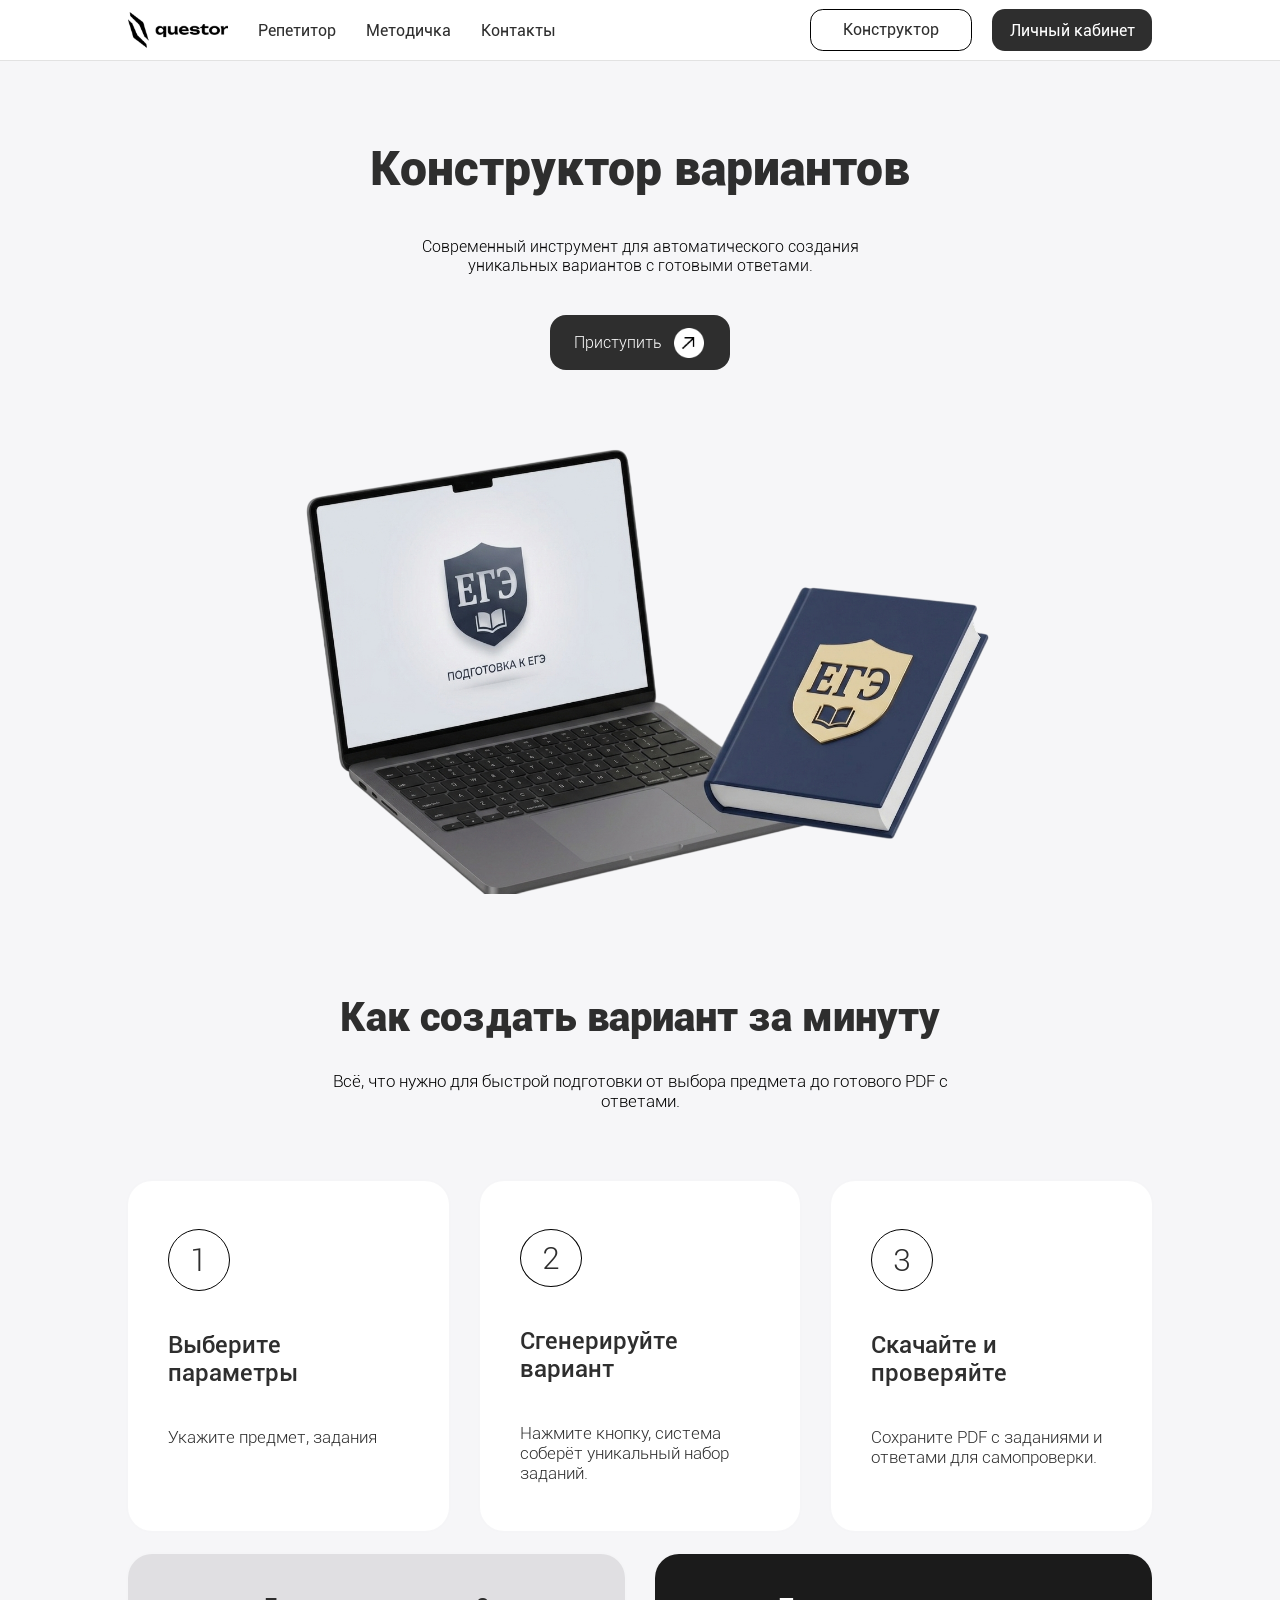
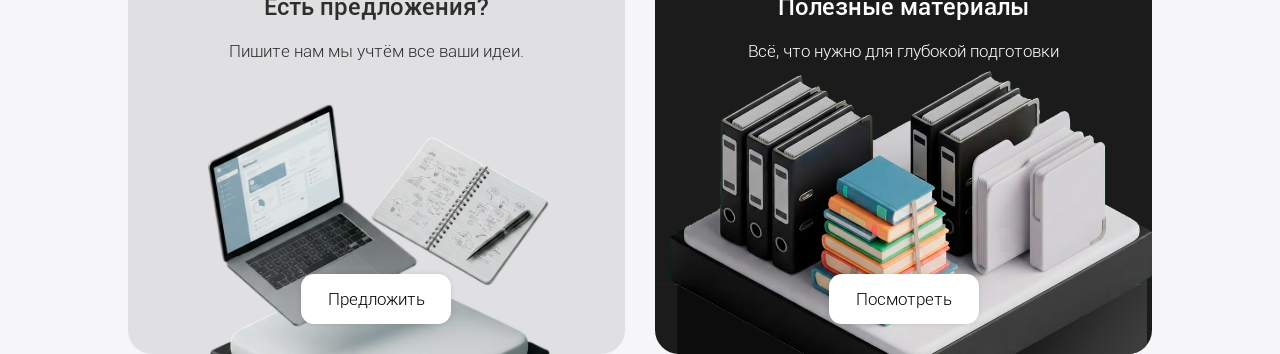
<file: index.html>
<!DOCTYPE html>
<html lang="ru">
<head>
    <meta charset="UTF-8">
    <link rel="icon" href="logos.png">
    <link rel="stylesheet" href="core.css">
    <title>Questor - Конструктор вариантов</title>
</head>
<body>
    <section class="sky_title">
        <div class="sky_box">
            <div class="rowTl-E">
                <img id="logoss" src="logoet.png">
                <a class="Tl-e-t" href="https://profi.ru/profile/AsoyanMV/" target="_blank">Репетитор</a>
                <a class="Tl-e-t">Методичка</a>
                <a class="Tl-e-t">Контакты</a>
            </div>

            <div class="rowBut">
                <div class="dropdown">
                    <a class="tlI-drop">Конструктор</a>
                    <div class="dropList">
                        <a class="dropText">Математика</a>
                        <a class="dropText" id="noneT">Русский язык</a>
                        <a class="dropText" id="noneT">Информатика</a>
                        <a class="dropText" id="noneT">Физика</a>
                    </div>
                </div>

                
                <a class="tlII-drop">Личный кабинет</a>    
            </div>

            

        </div>
    </section>

    <div class="abs_title">
        <section class="one_title" id="oneTitle">
            <div class="one_box">
                <h1 class="star_text">Конструктор вариантов</h1>
                <h2 class="ab_text">Современный инструмент для автоматического создания уникальных вариантов с готовыми ответами.</h2>
                <a class="start_box">Приступить
                    <div class="cir_link">
                        <img class="imgar" src="boxAr.png">
                    </div>
                </a>
                <img class="book" src="ввв.png">
            </div>
        </section>

        <section class="add_title" id="addTitle">
            <div class="box_add">
                <h1 class="headt">Как создать вариант за минуту</h1>
                <h2 class="subtitle">Всё, что нужно для быстрой подготовки от выбора предмета до готового PDF с ответами.</h2>
                <div class="grid-card">
                    <div class="CardsGrid">
                        <div class="s1-gridText">1</div>
                        <p class="s2-gridSub">Выберите параметры</p>
                        <p class="s3-gridInfoSub">Укажите предмет, задания</p>
                    </div>
                    <div class="CardsGrid">
                        <div class="s1-gridText">2</div>
                        <p class="s2-gridSub">Сгенерируйте вариант</p>
                        <p class="s3-gridInfoSub">Нажмите кнопку, система соберёт уникальный набор заданий.</p>
                    </div>
                    <div class="CardsGrid">
                        <div class="s1-gridText">3</div>
                        <p class="s2-gridSub">Скачайте и проверяйте</p>
                        <p class="s3-gridInfoSub">Сохраните PDF с заданиями и ответами для самопроверки.</p>
                    </div>
                    <div class="CardsGrid bottom-card" id="bottom">
                        <p class="s2-gridSub" id="s2-ideat">Есть предложения?</p>
                        <p class="s3-gridInfoSub">Пишите нам мы учтём все ваши идеи.</p>
                        <img src="id.png" class="ideaImg">
                        <div class="butInfo">Предложить</div>
                    </div>
                    <div class="CardsGrid bottom-card" id="bottom">
                        <p class="s2-gridSub" id="s2-ideat">Полезные материалы</p>
                        <p class="s3-gridInfoSub">Всё, что нужно для глубокой подготовки</p>
                        <img src="bookses.png" class="bookImg">
                        <div class="butInfo">Посмотреть</div>
                    </div>
                </div>
            </div>
        </section>
        
        <section class="two_title" id="twoTitle">
            <div class="two_box">
                <h1 class="headt">Преимущества конструктора вариантов</h1>
                <h2 class="subtitle">Создавайте уникальные варианты заданий за считанные секунды. Всё необходимое для удобной подготовки, проверки и обучения собрано в одном месте.</h2>
                <div class="box_ST">
                    <div class="boxesInfo">
                        <img class="ui-icon-bx" src="ss.png">
                        <h1 class="grT">Гибкость</h1>
                        <h2 class="infoT">Можно создавать неограниченное количество уникальных вариантов для разных уровней подготовки.</h2>
                    </div>
                    
                    <div class="boxesInfo">
                        <img class="ui-icon-bx" src="sss.png">
                        <h1 class="grT">Доступность</h1>
                        <h2 class="infoT">Работает без скачивания и установки, достаточно открыть браузер на любом устройстве.</h2>
                    </div>
                    
                    <div class="boxesInfo">
                        <img class="ui-icon-bx" src="ssss.png">
                        <h1 class="grT">Прозрачность</h1>
                        <h2 class="infoT">К каждому варианту прилагаются ответы для быстрой самопроверки.</h2>
                    </div>
                    
                    <div class="boxesInfo">
                        <img class="ui-icon-bx" src="hum+.png">
                        <h1 class="grT">Универсальность</h1>
                        <h2 class="infoT">Подходит и для самостоятельной подготовки, и для работы репетиторов с целыми группами.</h2>
                    </div>
                </div>
            </div>
        </section>

        <!-- <section class="three_title">
            <div class="three_box" id="threeTitle">
                <h1 class="headt">Индивидуальное обучение с результатом</h1>
                <h2 class="subtitle">Понятный разбор сложных тем, поддержка вне занятий и регулярное отслеживание вашего прогресса.</h2>
                <div class="aboutCard">
                    <div class="imgAv">
                        <div class="addInfo">
                            <h2 class="textName">Мария</h2>
                            <div class="link"></div>
                        </div>
                        <img src='mar.png' class="imgHum">
                        
                    </div>
                    <div class="rowSub">
                        <div class="boxSub">
                            <h2 class="oneSub">01.</h2>
                            <h2 class="twoSub">Опыт репетитора более 8 лет, выпускники сдают на 85+ баллов.</h2>
                        </div>
                        <div class="boxSub">
                            <h2 class="oneSub">02.</h2>
                            <h2 class="twoSub">Индивидуальная программа под каждого ученика с закрытием всех пробелов.</h2>
                        </div>
                        <div class="boxSub">
                            <h2 class="oneSub">03.</h2>
                            <h2 class="twoSub">Гибкий график занятий подстраиваемся под ритм жизни ученика.</h2>
                        </div>
                    </div>
                    
                </div>

                <a class="butLink" href="https://profi.ru/profile/AsoyanMV/" target="_blank">Перейти</a>
            </div>

        </section> -->

        <section class="four_title" id="fourTitle">
            <div class="four_box">
                <h1 class="headt">Ваши отзывы</h1>
                
                <div class="rowCard">
                    <div class="cardSel">
                        <p class="infoSn">«Очень удобно! За пару минут собираю вариант и сразу решаю. Ответы в комплекте самопроверка занимает минимум времени.»</p>
                        <div class="rowSb">
                            <img src="hum.png" class="imgSub">
                            <p class="nameOrSub">Михаил</p>
                        </div>
                        <div class="blurB-S"></div>
                    </div>
                    
                    <div class="cardSel" id="two-Card">
                        <p class="infoSn">«Конструктор помогает быстро собирать варианты для самостоятельной работы студентов. Экономит время и даёт качественный материал для проверки знаний.»</p>
                        <div class="rowSb">
                            <img src="hum.png" class="imgSub">
                            <p class="nameOrSub">Анна</p>
                        </div>
                        <div class="blurB-S"></div>
                    </div>

                    <div class="cardSel">
                        <p class="infoSn">«Идеальный инструмент для репетитора. Быстро, актуально, удобно распечатывать и отправлять ученикам. Рекомендую коллегам!»</p>
                        <div class="rowSb">
                            <img src="hum.png" class="imgSub">
                            <p class="nameOrSub">Елена</p>
                        </div>
                        <div class="blurB-S"></div>
                    </div>
                    </div>
            </div>
        </section>

        <section class="fife_title" id="fifeTitle">
            <div class="fife_box">
                <h1 class="headt">Самые частые задаваемые вопросы</h1>
                <div class="colBox">
                    <div class="quecolB">
                        <div class="rowTs">
                            <h2 id="questB">Сколько вариантов можно собрать?</h2>
                            <div class="cir_dop">+</div>
                        </div>
                        <h1 class="textInfo">Неограниченное количество. Нажимайте кнопку и получайте новый вариант каждый раз.</h1>
                    </div>

                    <div class="quecolB">
                        <div class="rowTs">
                            <h2 id="questB">Есть ли ответы к заданиям?</h2>
                            <div class="cir_dop">+</div>
                        </div>
                        <h1 class="textInfo">Да, ответы прилагаются к каждому собранному варианту.</h1>
                    </div>

                    <div class="quecolB">
                        <div class="rowTs">
                            <h2 id="questB">Для каких предметов доступен конструктор?</h2>
                            <div class="cir_dop">+</div>
                        </div>
                        <h1 class="textInfo">Пока доступна математика. Список предметов постепенно расширяется.</h1>
                    </div>
                </div>
            </div>
        </section>

    </div>
    <section class="end_title">
        <div class="end_box">
                <div class="rowE">
                    <h1 id="endText">Остались вопросы?</h1>
                    <div class="boxLink">
                        <img src="avaso.png" class="imgavaso">
                        <img src="tg.png" class="tgLink">
                    </div>
                </div>
                <div class="line"></div>
                <li class="kT">
                    <div id="aresT">Конфиденциальность</div>
                    <div id="aresT">Контакты</div>
                    <div id="aresT">Лицензия</div>
                </li>
        </div>
    </section>    


<script src="main.js"></script>


</body>
</html>
</file>
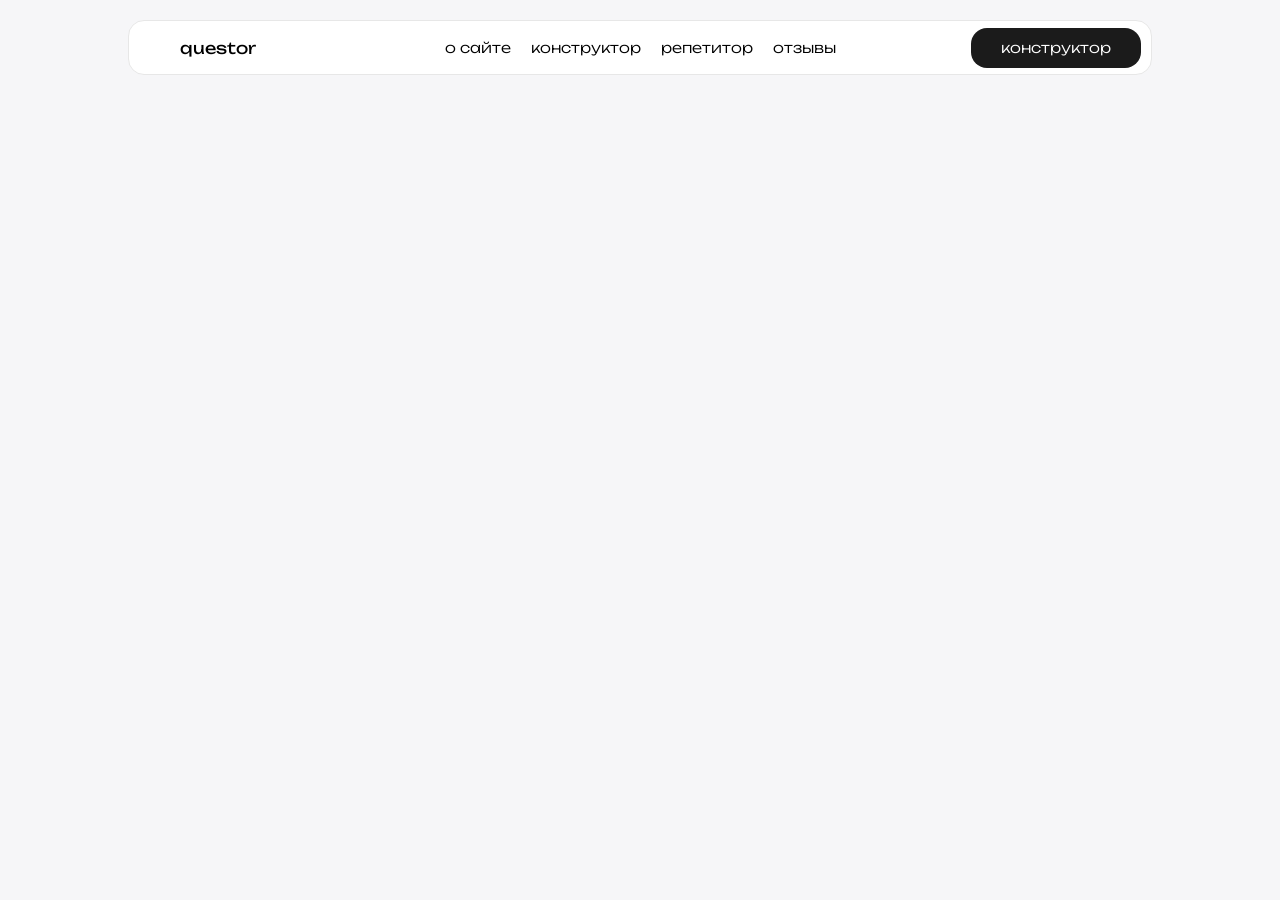
<file: constructor.html>
<!DOCTYPE html>
<html lang="ru">
<head>
    <meta charset="UTF-8">
    <link rel="icon" href="logos.png">
    <link rel="stylesheet" href="behas.css">
    <title>questor - Конструктор вариантов</title>
</head>
<body>
    <div class="abs_title">

        <section class="sky_title">
            <div class="sky_box">
                <a class="stL" href="index.html">questor</a>
                <div class="aBoxes">
                    <a id="tb" href="#twoTitle">о сайте</a>
                    <a id="tb" >конструктор</a>
                    <a id="tb" href="#threeTitle">репетитор</a>
                    <a id="tb" href="#fourTitle">отзывы</a>
                </div>
                <a class="crL-R" href="constructor.html">конструктор</a>
            </div>
        </section>


    </div>

    <section class="end_title">
        <div class="end_box">
                <div class="rowE">
                    <h1 id="endText">Остались вопросы?</h1>
                    <div class="boxLink">
                        <img src="avaso.png" class="imgavaso">
                        <img src="tg.png" class="tgLink">
                    </div>
                </div>
                <div class="line"></div>
                <li class="kT">
                    <div id="aresT">Конфиденциальность</div>
                    <div id="aresT">Контакты</div>
                    <div id="aresT">Лицензия</div>
                </li>
        </div>
    </section>    

<!-- 
<script src="main.js"></script> -->

</body>
</html>
</file>
<file: core.css>
* {
    margin: 0;
    padding: 0;
}

html {
    scroll-behavior: smooth;
}

body {
    display: flex;
    justify-content: center;
    align-items: center;
    flex-direction: column;
    background-color: #f6f6f8;
}

.one_title {
    margin-top: 140px;
}

.two_title,
.add_title,
.three_title,
.four_title,
.fife_title {
    margin-top: 100px;
    /* opacity: 1; */
}

.abs_title {
    position: relative;
    display: flex;
    flex-direction: column;
    min-height: 100vh;
    /* gap: 200px; */
    width: 60%;
    background-color: rgba(255, 104, 17, 0);
}

.sky_title {
    position: fixed;
    top: 0;
    left: 0;
    display: flex;
    align-items: center;
    justify-content: center;
    min-width: 100%;
    height: 60px;
    background-color: white;
    border-bottom: 1px solid rgb(226, 226, 226);
    z-index: 999;
}

.sky_box {
    display: flex;
    flex-direction: row;
    align-items: center;
    justify-content: space-between;
    width: 60%;
    height: 100%;
    /* background-color: #1b1b1b; */
}

.rowTl-E {
    display: flex;
    height: 100%;
    justify-content: center;
    align-items: center;
    gap: 30px;
}

.Tl-e-t {
    text-decoration: none;
    cursor: pointer;
    font-family: robr;
    color: #2e2e2e;
    font-size: 1rem;
}

#logoss {
    text-decoration: none;
    width: 100px;
}

#nameL {
    font-size: 1rem;
    font-family: unbob;
    font-weight: normal;
}

.rowBut {
    /* margin-top: 10px; */
    /* background-color: #fbc783; */
    display: flex;
    justify-content: center;
    align-items: center;
    flex-direction: row;
    gap: 20px;
    height: 100%;
}

.dropdown {
    /* padding: 5px; */
    box-sizing: border-box;
    justify-content: center;
    align-items: center;
    height: 70%;
    position: relative;
    display: inline-block;
}

.tlI-drop {
    display: flex;
    justify-content: center;
    align-items: center;
    color: white;
    font-family: robr;
    width: 160px;
    height: 95%;
    border: 1px solid black;
    border-radius: 0.8rem;
    color: #2e2e2e;
    font-family: robr;
    font-weight: normal;
}

.tlII-drop {
    display: flex;
    justify-content: center;
    align-items: center;
    color: white;
    font-family: robr;
    width: 160px;
    height: 70%;
    border-radius: 0.8rem;
    background-color: #2e2e2e;
    font-family: robr;
    font-weight: normal;
}

.dropList {
    margin-top: 10px;
    right: 0;
    display: none;
    padding: 20px;
    box-sizing: border-box;
    justify-content: center;
    flex-direction: column;
    /* gap: 20px; */
    position: absolute;
    background-color: white;
    border-radius: 1rem;
    min-width: 200px;
    height: auto;
    box-shadow: 0 0 10px 0 rgba(0, 0, 0, 0.075);
}

.dropdown:hover .dropList {
    display: flex;
}

.dropText {
    width: 100%;
    height: 35px;
    border-radius: 0.4rem;
    /* background-color: rgb(235, 235, 235); */
    display: flex;
    align-items: center;
    padding-left: 10px;
    box-sizing: border-box;
    cursor: pointer;
    font-family: robl;
    font-weight: normal;
    font-size: 1rem;
}

.dropText:hover {
    background-color: rgb(235, 235, 235);
}

#noneT {
    color: #AEAEAE;
}
















.one_title {
    min-width: 100%;
    min-height: 100px;
    background-color: rgba(0, 255, 255, 0);
    opacity: 0;
}

.one_title.animate {
    animation: upLoad 4s ease forwards;
}

.one_box {
    gap: 40px;
    display: flex;
    justify-content: center;
    align-items: center;
    flex-direction: column;
}

.star_text {
    font-size: 3rem;
    font-family: robb;
    font-weight: normal;
    color: #2e2e2e;
}

.ab_text {
    font-size: 1rem;
    font-family: robl;
    width: 500px;
    text-align: center;
    color: #000000;
    font-weight: normal;
}

.start_box {
    gap: 10px;
    display: flex;
    justify-content: center;
    align-items: center;
    flex-direction: row;
    width: 180px;
    height: 55px;
    background-color: #2e2e2e;
    color: white;
    font-family: robl;
    border-radius: 1rem;
    font-size: 1rem;
}

.cir_link {
    position: relative;
    display: flex;
    justify-content: center;
    align-items: center;
    width: 35px;
    height: 35px;
    /* background-color: white; */
    border-radius: 50px;
}

.imgar {
    width: 30px;
}

.book {
    min-width: 500px;
    width: 700px;
}


.two_title {
    width: 100%;
    min-height: 500px;
    background-color: rgba(0, 255, 255, 0);
    display: none;
}

.two_title.animate {
    display: block;
    animation: upLoad 4s ease forwards;
}


.two_box {
    width: 100%;
    gap: 30px;
    display: flex;
    justify-content: center;
    align-items: center;
    flex-direction: column;
}

.headt {
    font-size: 2.5rem;
    font-family: robb;
    font-weight: normal;
    color: #2e2e2e;
}

.subtitle {
    font-size: 1.05rem;
    font-family: robl;
    min-width: 350px;
    width: 650px;
    text-align: center;
    color: rgb(0, 0, 0);
    font-weight: normal;
    flex-wrap: wrap;
}

.box_ST {
    margin-top: 50px;
    display: grid;
    grid-template-columns: repeat(2, 1fr);
    grid-gap: 30px;
    justify-items: center;
    align-items: center;
    min-width: 50%;
    width: 100%;
    height: auto;
    background-color: rgba(0, 0, 0, 0);
    box-sizing: border-box;
}

.ui-icon-bx {
    width: 30px;
    /* margin-left: 7%; */
}

.grT {
    font-family: robm;
    font-size: 1.6rem;
    font-weight: normal;
    margin-top: 8%;
    color: #2e2e2e;
}

.infoT {
    left: 5%;
    font-family: robl;
    font-size: 1.05rem;
    font-weight: normal;
    margin-top: 5%;
    max-width: 400px;
    color: #2e2e2e;
    flex-wrap: wrap;
}

.boxesInfo {
    display: flex;
    /* justify-content: center; */
    flex-direction: column;
    min-width: 100px;
    width: 100%;
    height: 250px;
    background-color: white;
    border-radius: 25px;
    transition: transform 0.2s ease;
    z-index: 10;
    padding: 40px;
    box-sizing: border-box;
}

.boxesInfo:hover {
    transform: scale(1.02);
}

.add_title {
    width: 100%;
    min-height: 100px;
    background-color: rgba(0, 255, 255, 0);
    /* display: none; */
}

/* .add_title.animate {
    display: block;
    animation: upLoad 4s ease forwards;
} */


.box_add {
    min-height: 100%;
    gap: 30px;
    display: flex;
    justify-content: center;
    align-items: center;
    flex-direction: column;
    background-color: rgba(0, 255, 255, 0);
}


.grid-card {
    margin-top: 40px;
    display: grid;
    grid-template-columns: repeat(6, 1fr);
    grid-gap: 3%;
    justify-items: center;
    align-items: center;
    min-width: 60%;
    width: 100%;
}

.CardsGrid {
    border-radius: 1.5rem;
    min-width: 100%;
    height: 350px;
    max-width: 100%;
    background-color: #ffffff;
    grid-column: span 2;
    transition: transform 0.2s ease-in-out;
    box-shadow: rgba(0, 0, 0, 0.010) 0 0 4px 1px;
    display: flex;
    align-items: start;
    flex-direction: column;
    padding: 15% 40px 15% 40px;
    box-sizing: border-box;
}

.CardsGrid#bottom {
    height: 400px;
    display: flex;
    align-items: center;
    flex-direction: column;
    padding: 8% 40px 15% 40px;
    box-sizing: border-box;
    overflow: hidden;
    
}

.CardsGrid:nth-child(4) {
    background-color: #E0DFE2;
}


.CardsGrid:nth-child(5) {
    background-color: #1b1b1b;
}


.ideaImg {
    width: 450px;
}

.bookImg {
    width: 550px;
}

.CardsGrid:hover {
    transform: scale(1.03);
}

.CardsGrid#bottom {
    position: relative;
    grid-column: span 3;
}

.s1-gridText {
    display: flex;
    justify-content: center;
    align-items: center;
    width: 60px;
    height: 60px;
    font-family: robl;
    font-weight: normal;
    font-size: 2rem;
    border-radius: 50%;
    border: 1px solid black;
    color: #2e2e2e;
    margin-bottom: 40px;
    transition: transform 0.5s ease;
}

.CardsGrid:hover .s1-gridText {
    transform: scale(1.3);
}

#s2-ideat {
    margin-bottom: 20px;
}

.s2-gridSub {
    margin-bottom: 40px;
    font-family: robm;
    font-weight: normal;
    font-size: 1.5rem;
    color: #2e2e2e;
}

.CardsGrid:nth-child(5) .s2-gridSub {
    color: rgb(255, 255, 255);
}

.s3-gridInfoSub {
    font-family: robl;
    font-weight: normal;
    font-size: 1.05rem;
    color: #2e2e2e;
}

.CardsGrid:nth-child(5) .s3-gridInfoSub {
    color: white;
}

.butInfo {
    position: absolute;
    top: 80%;
    font-family: robl;
    font-size: 1.05rem;
    font-weight: normal;
    width: 150px;
    height: 50px;
    display: flex;
    justify-content: center;
    align-items: center;
    background-color: white;
    border-radius: 0.8rem;
    box-shadow: rgba(0, 0, 0, 0.075) 0 0 4px 1px;
    cursor: pointer;
}



.three_title {
    width: 100%;
    min-height: 100px;
    background-color: rgba(0, 255, 255, 0);
    display: none;
}

.three_title.animate {
    display: block;
    animation: upLoad 4s ease forwards;
}


.three_box {
    min-height: 100%;
    gap: 50px;
    display: flex;
    justify-content: center;
    align-items: center;
    flex-direction: column;
    background-color: rgba(0, 255, 255, 0);
}

.rowSt {
    /* flex-wrap: wrap; */
    display: flex;
    gap: 20px;
    min-width: 100%;
    justify-content: space-between;
}

.abT {
    display: flex;
    justify-content: center;
    align-items: center;
    min-width: 200px;
    width: 200px;
    height: 35px;
    border: 1px solid black;
    font-family: unbo;
    font-weight: normal;
    border-radius: 50px;
    font-size: 0.9rem;
}

.infoSub {
    text-align: right;
    min-width: 500px;
    font-family: unbo;
    font-weight: normal;
    flex-wrap: nowrap;
    font-size: 1rem;
}

.aboutCard {
    margin-top: 3%;
    width: 100%;
    height: 600px;
    background-color: #64616100;
    display: flex;
    flex-direction: row;
    gap: 50px;
}

.imgAv {
    display: flex;
    justify-content: center;
    align-items: center;
    position: relative;
    width: 700px;
    min-width: 300px;
    min-height: 100%;
    background-color: #E0DFE2;
    border-radius: 1.7rem;
    overflow: hidden;
}

.rowSub {
    display: flex;
    height: 100%;
    flex-direction: column;
    justify-content: space-between;
}

.boxSub {
    min-width: 350px;
    height: 170px;
    border-radius: 1.4rem;
    background-color: white;
    display: flex;
    justify-content: center;
    flex-direction: column;
    box-sizing: border-box;
    gap: 30px;
}

.imgHum {
    width: 600px;
    transition: transform 1s ease;
}

.imgHum:hover {
    transform: scale(1.1);

}

.addInfo {
    display: flex;
    position: absolute;
    bottom: 20px;
    align-items: center;
    justify-content: space-between;
    padding-left: 40px;
    padding-right: 40px;
    width: min(75%, 1000px);
    min-height: 100px;
    background-color: #9797971f;
    border: 1px solid rgb(179, 179, 179);
    border-radius: 40px;
    backdrop-filter: blur(4px);
    z-index: 111;
}

.oneSub {
    font-family: unbob;
    font-weight: normal;
    margin-left: 5%;
    font-size: 1.3rem;
}

.twoSub {
    font-family: unbo;
    font-size: 0.95rem;
    font-weight: normal;
    margin-left: 5%;
    width: 80%;
}

.textName {
    display: flex;
    flex-direction: column;
    position: relative;
    font-family: unbob;
    font-weight: normal;
    margin-bottom: 10px;
    font-size: 1.2rem;
}

.textName::after {
    margin-top: 10px;
    font-size: 1rem;
    font-weight: normal;
    color: #fcfcfc;
    content: 'Преподаватель';
}

.butLink {
    cursor: pointer;
    display: flex;
    justify-content: center;
    align-items: center;
    border-radius: 1rem;
    position: relative;
    font-family: unbo;
    width: 200px;
    height: 60px;
    background-color: #000000;
    color: white;
    margin-left: auto;
    text-decoration: none;
}

.butLink:hover {
    color: rgba(255, 255, 255, 0.753);
}




.four_title {
    width: 100%;
    min-height: 500px;
    background-color: rgba(0, 255, 255, 0);
    display: none;
}

.four_title.animate {
    display: flex;
    animation: upLoad 4s ease forwards;
}


.four_box {
    align-items: center;
    box-sizing: border-box;
    width: 100%;
    gap: 50px;
    display: flex;
    flex-direction: column;
    background-color: rgba(0, 255, 76, 0);
}

.rowCard {
    width: 100%;
    display: flex;
    flex-direction: row;
    gap: 3%;
    overflow: hidden;
    box-sizing: border-box;
}

.cardSel {
    width: 380px;
    height: 450px;
    background-color: white;
    border-radius: 1.5rem;
    overflow: hidden;
    display: flex;
    flex-direction: column;
    align-items: start;
    box-sizing: border-box;
    /* padding: 2.5%; */
}

.infoSn {
    padding: 10% 10% 0 10%;
    font-family: robl;
    font-weight: normal;
    font-size: 1.2em;
    height: 25%;
}

.rowSb {
    padding: 0 10% 0 10%;
    margin-top: 100px;
    display: flex;
    flex-direction: row;
    gap: 20px;
}

.imgSub {
    width: 50px;
    height: 50px;
    overflow: hidden;
    border-radius: 50%;
    background-color: #000000;
}

.blur {
    width: 110%;
}

.nameOrSub {
    position: relative;
    font-family: unbob;
    font-weight: normal;
    font-size: 1rem;
}

.nameOrSub::after {
    content: 'Ученик';
    position: absolute;
    top: 50%;
    left: 0;
    font-family: unbo;
    font-size: 0.8rem;
    color: rgb(168, 168, 168);
}

.cardSel:nth-child(1) .blurB-S {
    width: 100%;
    height: 100%;
    background: linear-gradient(175deg, rgba(0, 0, 0, 0) 30%, #fbc783);
}

.cardSel:nth-child(2) .blurB-S {
    width: 100%;
    height: 100%;
    background: linear-gradient(175deg, rgba(0, 0, 0, 0) 30%, #9d83fbbe);
}

.cardSel:nth-child(3) .blurB-S {
    width: 100%;
    height: 100%;
    background: linear-gradient(175deg, rgba(0, 0, 0, 0) 30%, #83adfb);
}


.fife_title {
    width: 100%;
    min-height: 700px;
    background-color: rgba(0, 255, 255, 0);
    display: none;
}

.fife_title.animate {
    display: flex;
    animation: upLoad 4s ease forwards;
}


.fife_box {
    box-sizing: border-box;
    width: 100%;
    gap: 50px;
    display: flex;
    /* justify-content: space-between; */
    align-items: center;
    flex-direction: column;
    background-color: rgba(0, 255, 76, 0);
}


.colBox {
    width: 100%;
    height: auto;
    gap: 30px;
    display: flex;
    justify-content: center;
    align-items: center;
    flex-direction: column;
}

.quecolB {
    box-sizing: border-box;
    padding: 20px 40px 20px 40px;
    display: flex;
    justify-content: center;
    /* align-items: center; */
    flex-direction: column;
    width: 100%;
    min-height: 90px;
    height: auto;
    background-color: #ffffff;
    border-radius: 1.5rem;
}

#questB {
    font-family: robl;
    font-weight: normal;
    font-size: 1.3rem;
}

.cir_dop {
    cursor: pointer;
    user-select: none;
    display: flex;
    justify-content: center;
    align-items: center;
    font-family: robl;
    font-weight: normal;
    font-size: 2rem;
    min-width: 60px;
    height: 60px;
    background-color: #000000;
    border-radius: 50%;
    color: rgb(235, 235, 235);
}

.rowTs {
    display: flex;
    flex-direction: row;
    width: 100%;
    height: 100%;
    align-items: center;
    justify-content: space-between;
}

.textInfo {
    display: none;
    margin-top: 3%;
    font-family: robr;
    font-weight: normal;
    font-size: 1.2rem;
}




.end_title {
    margin-top: 0px;
    box-sizing: border-box;
    width: 100%;
    background-color: rgb(0, 0, 0);
    display: none;
    justify-content: center;
    align-items: center;
}

.end_title.animate {
    display: flex;
    animation: upLoad 4s ease forwards;
}


.end_box {
    box-sizing: border-box;
    padding-top: 100px;
    width: 60%;
    height: 350px;
    /* gap: 50px; */
    display: flex;
    flex-direction: column;
    background-color: rgba(22, 59, 34, 0);
}

.rowE {
    display: flex;
    flex-direction: row;
    width: 100%;
    justify-content: space-between;
}

#endText {
    position: relative;
    color: white;
    font-family: unbob;
    font-weight: normal;
}

#endText::after {
    content: 'Напиши нам и мы вам ответим';
    color: #AEAEAE;
    position: absolute;
    top: 70%;
    left: 0;
    font-size: 1rem;
    font-family: unbo;
}

.boxLink {
    width: 145px;
    height: 70px;
    border-radius: 45px;
    gap: 10px;
    background-color: #E0DFE2;
    display: flex;
    flex-direction: row;
    justify-content: center;
    align-items: center;
    overflow: hidden;
}

.imgavaso {
    width: 55px;
}

.tgLink {
    width: 55px;
}

#subE {
    font-family: unbo;
    font-weight: normal;
    font-size: 1.1rem;
    color: #AEAEAE;
}

.line {
    margin: 30px 0 30px 0;
    width: 100%;
    height: 0.5%;
    background-color: #E0DFE2;
}

.kT {
    font-size: 1rem;
    font-family: unbo;
    font-weight: normal;
    color: #AEAEAE;
    gap: 20px;
    display: flex;
    flex-direction: row;
}





































@keyframes upLoad {
    0% {
        transform: translateY(15%);
        opacity: 20%;
    }

    100% {
        transform: translateY(0%);
        opacity: 100%;
    }
}


@font-face {
    font-family: "unbo";
    src: url("Unbounded-Light.ttf") format("truetype");
    font-style: normal;
    font-weight: normal;
}

@font-face {
    font-family: "unbob";
    src: url("Unbounded-Regular.ttf") format("truetype");
    font-style: normal;
    font-weight: normal;
}

@font-face {
    font-family: "unbom";
    src: url("Unbounded-Medium.ttf") format("truetype");
    font-style: normal;
    font-weight: normal;
}


@font-face {
    font-family: "robl";
    src: url("roboto-light.ttf") format("truetype");
    font-style: normal;
    font-weight: normal;
}

@font-face {
    font-family: "robb";
    src: url("roboto-black.ttf") format("truetype");
    font-style: normal;
    font-weight: normal;
}

@font-face {
    font-family: "robm";
    src: url("roboto-medium.ttf") format("truetype");
    font-style: normal;
    font-weight: normal;
}

@font-face {
    font-family: "robr";
    src: url("roboto-regular.ttf") format("truetype");
    font-style: normal;
    font-weight: normal;
}


@media (max-width: 1750px) {
    .abs_title {
        width: 75%;
    }

    .sky_box {
        width: 75%;
    }
}

@media (max-width: 1350px) {
    .abs_title {
        width: 80%;
    }

    .sky_box {
        width: 80%;
    }
}

/* Для планшетов */
@media (max-width: 1024px) {
    .abs_title {
        width: 85%;
    }
    
    .sky_box {
        width: 85%;
    }
}

/* Для телефонов */
@media (max-width: 768px) {
    .abs_title {
        width: 95%;
    }

    .sky_box {
        width: 95%;
    }
}
</file>
<file: behas.css>
* {
    margin: 0;
    padding: 0;
}

html {
    scroll-behavior: smooth;
}

body {
    display: flex;
    justify-content: center;
    align-items: center;
    flex-direction: column;
    background-color: #f6f6f8;
}

.one_title {
    margin-top: 100px;
}

.two_title,
.add_title,
.three_title,
.four_title,
.fife_title {
    margin-top: 180px;
    /* opacity: 1; */
}

.abs_title {
    position: relative;
    display: flex;
    flex-direction: column;
    min-height: 100vh;
    /* gap: 200px; */
    width: 60%;
    background-color: rgba(255, 104, 17, 0);
}

.sky_title {
    margin-top: 20px;
    min-width: 100%;
    min-height: 100px;
    background-color: rgba(0, 255, 255, 0);
    /* opacity: 0; */
}

.sky_box {
    position: relative;
    width: 100%;
    height: 55px;
    display: flex;
    justify-content: space-between;
    align-items: center;
    flex-direction: row;
    /* background-color: #e0dfe2; */
    background-color: white;
    border: 1px solid rgb(231, 231, 231);
    border-radius: 1rem;
    padding: 0 1% 0 5%;
    box-sizing: border-box;
    z-index: 999;
}

.sky_box[style*="position: fixed"] {
    width: 60%;
    max-width: 85% !important;
}

.sky_box.animatest {
    animation: updown 0.4s ease forwards;
}

.sky_box.animateOut {
    animation: updownOut 0.4s ease forwards;
}

@keyframes updown {
    0% {
        opacity: 0;
        transform: translateY(0%);
    }

    100% {
        opacity: 1;
        transform: translateY(5%);
    }
}

@keyframes updownOut {
    0% {
        opacity: 1;
        transform: translateY(5%);
    }

    100% {
        opacity: 0;
        transform: translateY(0%);
    }
}

.stL {
    font-size: 1rem;
    font-family: unbob;
    font-weight: normal;
    text-decoration: none;
    color: #000000;
}

.aBoxes {
    position: absolute;
    font-size: 0.9rem;
    gap: 20px;
    border-radius: 1rem;
    display: flex;
    justify-content: center;
    align-items: center;
    min-width: 500px;
    width: 500px;
    height: 100%;
    /* background-color: #5500ff; */
    left: 50%;
    top: 50%;
    transform: translate(-50%, -50%);
}

.crL-R {
    display: flex;
    align-items: center;
    justify-content: center;
    background-color: #1b1b1b;
    color: white;
    width: 170px;
    height: 40px;
    border-radius: 1rem;
    font-family: unbo;
    font-weight: normal;
    font-size: 0.9rem;
    text-decoration: none;
}


#tb {
    font-family: unbo;
    color: black;
    font-weight: normal;
    text-decoration: none;
}


.end_title {
    margin-top: 100px;
    box-sizing: border-box;
    width: 100%;
    background-color: rgb(0, 0, 0);
    display: none;
    justify-content: center;
    align-items: center;
}

.end_title.animate {
    display: flex;
    animation: upLoad 4s ease forwards;
}


.end_box {
    box-sizing: border-box;
    padding-top: 100px;
    width: 60%;
    height: 350px;
    /* gap: 50px; */
    display: flex;
    flex-direction: column;
    background-color: rgba(22, 59, 34, 0);
}

.rowE {
    display: flex;
    flex-direction: row;
    width: 100%;
    justify-content: space-between;
}

#endText {
    position: relative;
    color: white;
    font-family: unbob;
    font-weight: normal;
}

#endText::after {
    content: 'Напиши нам и мы вам ответим';
    color: #AEAEAE;
    position: absolute;
    top: 70%;
    left: 0;
    font-size: 1rem;
    font-family: unbo;
}

.boxLink {
    width: 145px;
    height: 70px;
    border-radius: 45px;
    gap: 10px;
    background-color: #E0DFE2;
    display: flex;
    flex-direction: row;
    justify-content: center;
    align-items: center;
    overflow: hidden;
}

.imgavaso {
    width: 55px;
}

.tgLink {
    width: 55px;
}

#subE {
    font-family: unbo;
    font-weight: normal;
    font-size: 1.1rem;
    color: #AEAEAE;
}

.line {
    margin: 30px 0 30px 0;
    width: 100%;
    height: 0.5%;
    background-color: #E0DFE2;
}

.kT {
    font-size: 1rem;
    font-family: unbo;
    font-weight: normal;
    color: #AEAEAE;
    gap: 20px;
    display: flex;
    flex-direction: row;
}

































@keyframes upLoad {
    0% {
        transform: translateY(15%);
        opacity: 20%;
    }

    100% {
        transform: translateY(0%);
        opacity: 100%;
    }
}



@font-face {
    font-family: "fbold";
    src: url("FindSansPro-Bold.ttf") format("truetype");
    font-style: normal;
    font-weight: normal;
}

@font-face {
    font-family: "freg";
    src: url("FindSansPro-Regular.ttf") format("truetype");
    font-style: normal;
    font-weight: normal;
}

@font-face {
    font-family: "segob";
    src: url("SegoeUI-SemiBold.ttf") format("truetype");
    font-style: normal;
    font-weight: normal;
}

@font-face {
    font-family: "sego";
    src: url("SegoeUI.ttf") format("truetype");
    font-style: normal;
    font-weight: normal;
}

@font-face {
    font-family: "unbo";
    src: url("Unbounded-Light.ttf") format("truetype");
    font-style: normal;
    font-weight: normal;
}

@font-face {
    font-family: "unbob";
    src: url("Unbounded-Regular.ttf") format("truetype");
    font-style: normal;
    font-weight: normal;
}

@font-face {
    font-family: "unbom";
    src: url("Unbounded-Medium.ttf") format("truetype");
    font-style: normal;
    font-weight: normal;
}

@media (max-width: 1750px) {
    .abs_title {
        width: 75%;
    }
}

@media (max-width: 1350px) {
    .abs_title {
        width: 80%;
    }
}

/* Для планшетов */
@media (max-width: 1024px) {
    .abs_title {
        width: 85%;
    }
}

/* Для телефонов */
@media (max-width: 768px) {
    .abs_title {
        width: 95%;
    }
}
</file>
